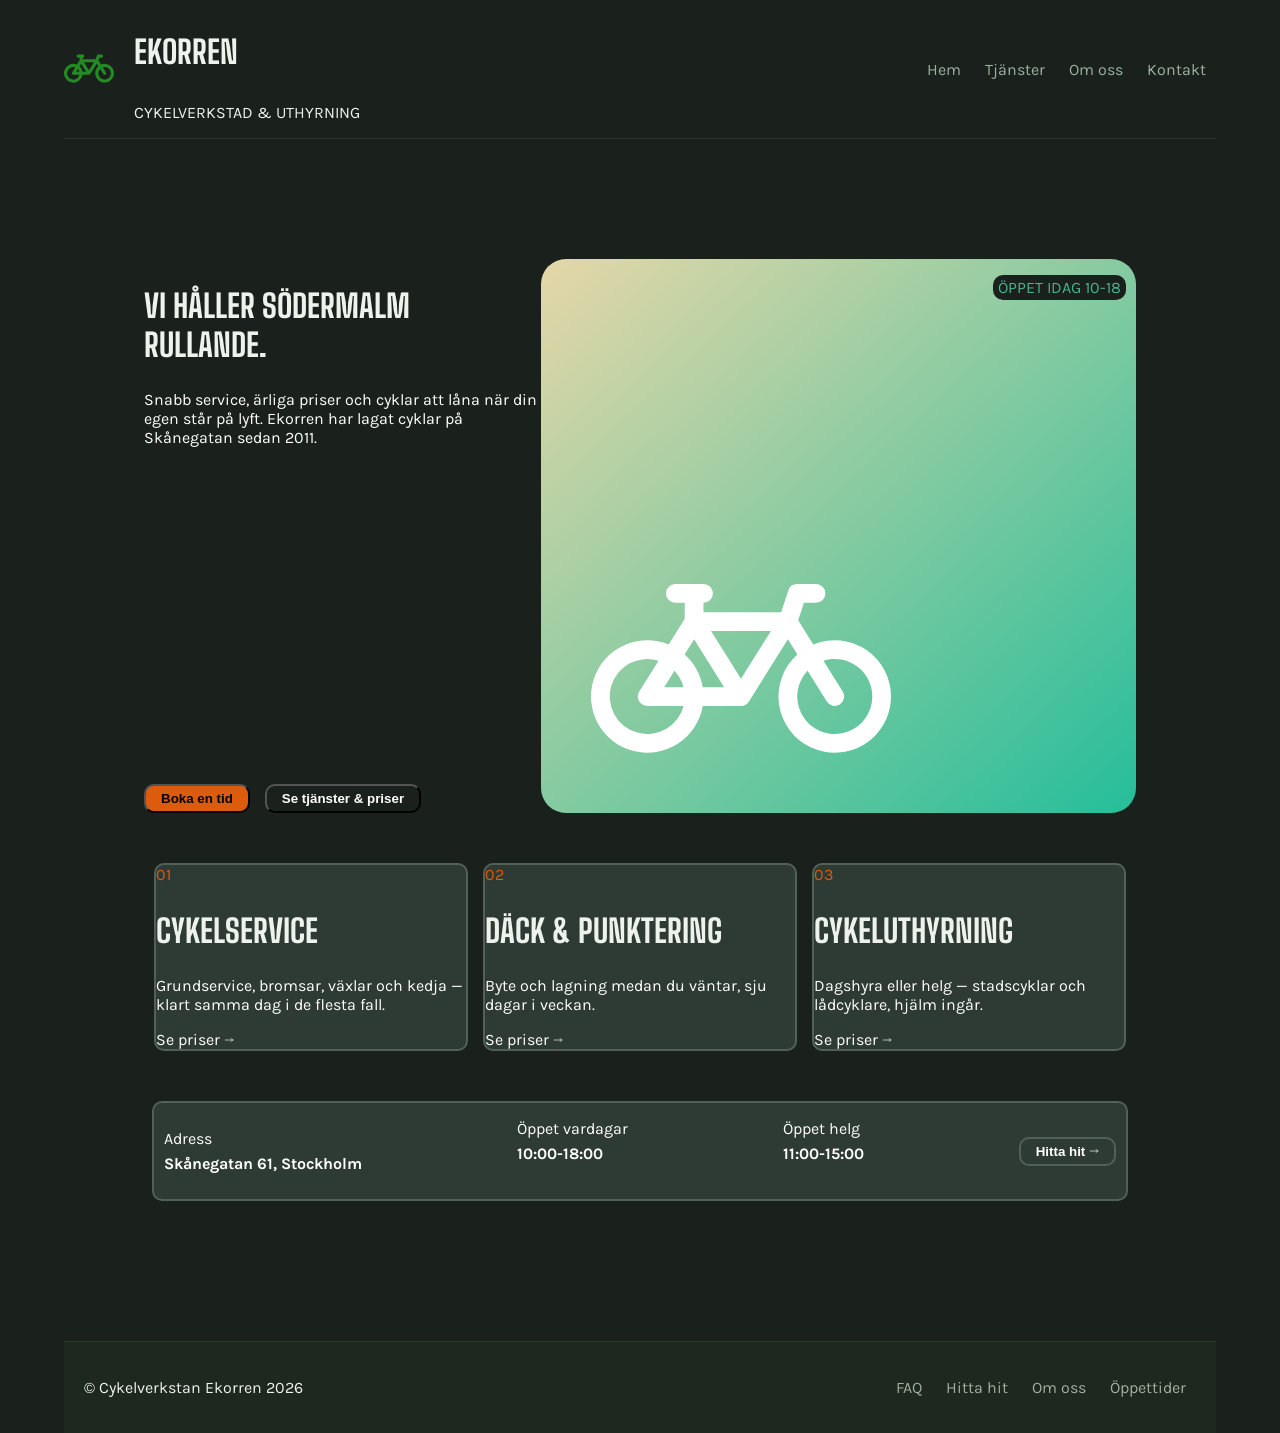
<file: index.html>
<!DOCTYPE html>
<html lang="en">
<head>
    <meta charset="UTF-8">
    <meta name="viewport" content="width=device-width, initial-scale=1.0">
    <title>Cykelverkstan Ekorren</title>
    <link rel="stylesheet" href="base.css">
    <link rel="stylesheet" href="home.css">
    <link rel="preconnect" href="https://fonts.googleapis.com">
    <link rel="preconnect" href="https://fonts.gstatic.com" crossorigin>
    <link href="https://fonts.googleapis.com/css2?family=Big+Shoulders:wght@700&family=Karla:wght@400;700&family=Fragment+Mono&display=swap" rel="stylesheet">
    
</head>
<body>
   <header class="navigation">
            <div class="logo-icon">
                <svg xmlns="http://www.w3.org/2000/svg" width="50" height="50" fill="ForestGreen" class="bi bi-bicycle" viewBox="0 0 16 16">
            <path d="M4 4.5a.5.5 0 0 1 .5-.5H6a.5.5 0 0 1 0 1v.5h4.14l.386-1.158A.5.5 0 0 1 11 4h1a.5.5 0 0 1 0 1h-.64l-.311.935.807 1.29a3 3 0 1 1-.848.53l-.508-.812-2.076 3.322A.5.5 0 0 1 8 10.5H5.959a3 3 0 1 1-1.815-3.274L5 5.856V5h-.5a.5.5 0 0 1-.5-.5m1.5 2.443-.508.814c.5.444.85 1.054.967 1.743h1.139zM8 9.057 9.598 6.5H6.402zM4.937 9.5a2 2 0 0 0-.487-.877l-.548.877zM3.603 8.092A2 2 0 1 0 4.937 10.5H3a.5.5 0 0 1-.424-.765zm7.947.53a2 2 0 1 0 .848-.53l1.026 1.643a.5.5 0 1 1-.848.53z"/>
            </svg>
            </div>
            <div class="logo-text">
                <h3>EKORREN</h3>
                <p>CYKELVERKSTAD & UTHYRNING</p>
            </div>
            <nav class="links">
                <a href="index.html">Hem</a>
                <a href="services.html">Tjänster</a>
                <a href="about.html">Om oss</a>
                <a href="contact.html">Kontakt</a>
            </nav>
    </header>
    <main class="main-container">
        <div class="container-1">
            <section class="hero">
                <h1>Vi håller Södermalm rullande.</h1>
                <p>Snabb service, ärliga priser och cyklar att låna när din egen står på lyft. Ekorren har lagat cyklar på Skånegatan sedan 2011.</p>
                <div class="CTA">
                    <button>Boka en tid</button>
                    <button>Se tjänster & priser</button>
                </div>
            </section>

            <aside class="box">
                <p>ÖPPET IDAG 10-18</p>
                <div class="bike">
                    <svg xmlns="http://www.w3.org/2000/svg" fill="white" class="bi bi-bicycle" viewBox="0 0 16 16">
    <path d="M4 4.5a.5.5 0 0 1 .5-.5H6a.5.5 0 0 1 0 1v.5h4.14l.386-1.158A.5.5 0 0 1 11 4h1a.5.5 0 0 1 0 1h-.64l-.311.935.807 1.29a3 3 0 1 1-.848.53l-.508-.812-2.076 3.322A.5.5 0 0 1 8 10.5H5.959a3 3 0 1 1-1.815-3.274L5 5.856V5h-.5a.5.5 0 0 1-.5-.5m1.5 2.443-.508.814c.5.444.85 1.054.967 1.743h1.139zM8 9.057 9.598 6.5H6.402zM4.937 9.5a2 2 0 0 0-.487-.877l-.548.877zM3.603 8.092A2 2 0 1 0 4.937 10.5H3a.5.5 0 0 1-.424-.765zm7.947.53a2 2 0 1 0 .848-.53l1.026 1.643a.5.5 0 1 1-.848.53z"/>
    </svg>
                </div>
            </aside>
        </div>        

        <section class="services">
            <div class="service-01">
                <div>01</div>
                <h2>Cykelservice</h2>
                    <p>Grundservice, bromsar, växlar och kedja — klart samma dag i de flesta fall.</p>
                    <div>Se priser  <svg xmlns="http://www.w3.org/2000/svg" fill="none" viewBox="0 0 24 24" stroke-width="1.5" stroke="currentColor" class="icon">
  <path stroke-linecap="round" stroke-linejoin="round" d="M17.25 8.25 21 12m0 0-3.75 3.75M21 12H3" />
</svg></div>
            </div>
            <div class="service-02">
                <div>02</div>
                <h2>Däck & punktering</h2>
                    <p>Byte och lagning medan du väntar, sju dagar i veckan.</p>
                    <div>Se priser <svg xmlns="http://www.w3.org/2000/svg" fill="none" viewBox="0 0 24 24" stroke-width="1.5" stroke="currentColor" class="icon">
  <path stroke-linecap="round" stroke-linejoin="round" d="M17.25 8.25 21 12m0 0-3.75 3.75M21 12H3" />
</svg></div>
            </div>
            <div class="service-03">
                <div>03</div>
                <h2>Cykeluthyrning</h2>
                    <p>Dagshyra eller helg — stadscyklar och lådcyklare, hjälm ingår.</p>
                    <div>Se priser <svg xmlns="http://www.w3.org/2000/svg" fill="none" viewBox="0 0 24 24" stroke-width="1.5" stroke="currentColor" class="icon">
  <path stroke-linecap="round" stroke-linejoin="round" d="M17.25 8.25 21 12m0 0-3.75 3.75M21 12H3" />
</svg>
</div>
            </div>
        </section>

        <section class="information">
            <div class="adress">
                <p>Adress</p>
                <p>Skånegatan 61, Stockholm</p>
            </div>
            <div class="open-weekdays">
                <p>Öppet vardagar</p>
                <p>10:00-18:00</p>
            </div>
            <div class="open-weekends">
                <p>Öppet helg</p>
                <p>11:00-15:00</p>
            </div>
            <button>Hitta hit <svg xmlns="http://www.w3.org/2000/svg" fill="none" viewBox="0 0 24 24" stroke-width="1.5" stroke="currentColor" class="icon">
  <path stroke-linecap="round" stroke-linejoin="round" d="M17.25 8.25 21 12m0 0-3.75 3.75M21 12H3" />
</svg></button>
        </section>        
    </main>
    <footer class="footer">
            <p>© Cykelverkstan Ekorren 2026</p>
            <div class="footer-links">
            <a href="contact.html#vanliga-fragor">FAQ</a>
            <a href="contact.html#hitta-hit">Hitta hit</a>
            <a href="about.html">Om oss</a>
            <a href="contact.html#oppettider">Öppettider</a>
        </div>
    </footer>    
</body>
</html>
</file>
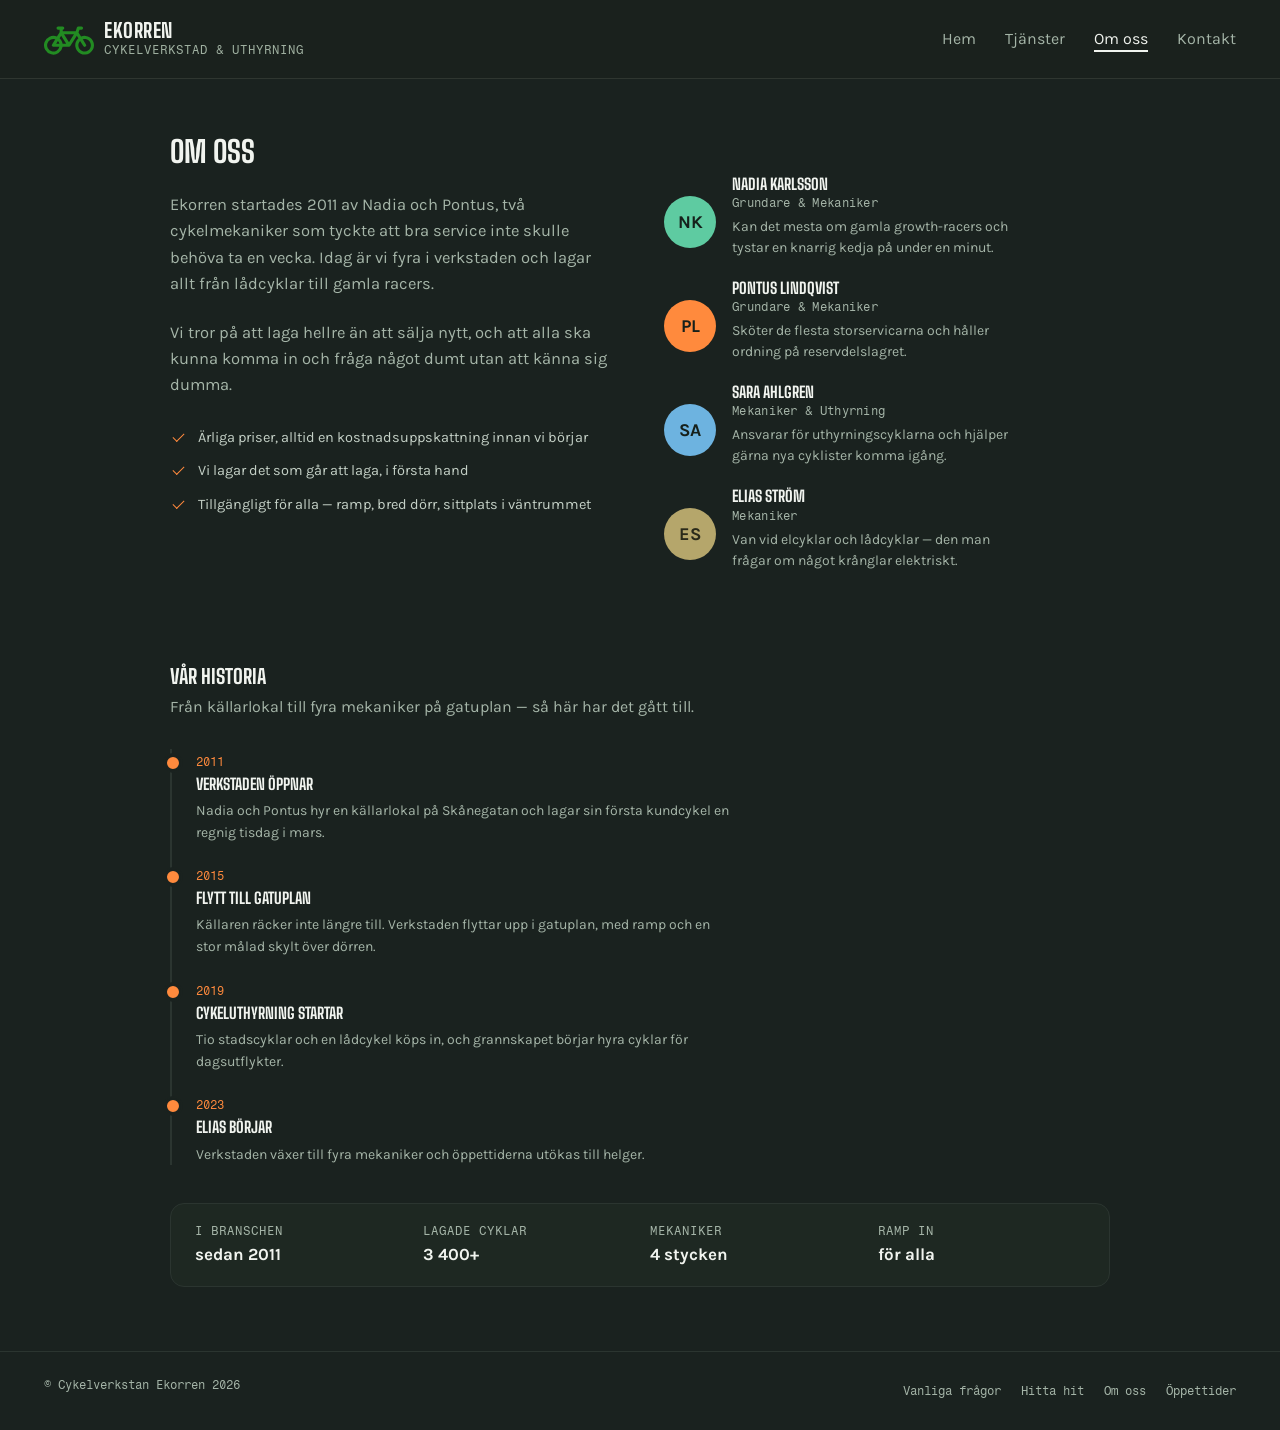
<file: about.html>
<!DOCTYPE html>
<html lang="sv">
<head>
    <meta charset="UTF-8">
    <meta name="viewport" content="width=device-width, initial-scale=1.0">
    <title>Om oss – Cykelverkstan Ekorren</title>
    <link rel="stylesheet" href="base.css">
    <link rel="stylesheet" href="about.css">
    <link rel="preconnect" href="https://fonts.googleapis.com">
    <link rel="preconnect" href="https://fonts.gstatic.com" crossorigin>
    <link href="https://fonts.googleapis.com/css2?family=Big+Shoulders:wght@700&family=Karla:wght@400;700&family=Fragment+Mono&display=swap" rel="stylesheet">
</head>
<body>
    <a class="skip-link" href="#main">Hoppa till huvudinnehållet</a>
    <header class="navigation">
        <a class="brand" href="index.html" aria-label="EKORREN Cykelverkstad &amp; uthyrning, startsida">
            <svg aria-hidden="true" focusable="false" xmlns="http://www.w3.org/2000/svg"
                width="50" height="50" fill="ForestGreen" viewBox="0 0 16 16">
                <path d="M4 4.5a.5.5 0 0 1 .5-.5H6a.5.5 0 0 1 0 1v.5h4.14l.386-1.158A.5.5 0 0 1 11 4h1a.5.5 0 0 1 0 1h-.64l-.311.935.807 1.29a3 3 0 1 1-.848.53l-.508-.812-2.076 3.322A.5.5 0 0 1 8 10.5H5.959a3 3 0 1 1-1.815-3.274L5 5.856V5h-.5a.5.5 0 0 1-.5-.5m1.5 2.443-.508.814c.5.444.85 1.054.967 1.743h1.139zM8 9.057 9.598 6.5H6.402zM4.937 9.5a2 2 0 0 0-.487-.877l-.548.877zM3.603 8.092A2 2 0 1 0 4.937 10.5H3a.5.5 0 0 1-.424-.765zm7.947.53a2 2 0 1 0 .848-.53l1.026 1.643a.5.5 0 1 1-.848.53z"/>
            </svg>
            <span class="logo-text">
                <span class="logo-name">EKORREN</span>
                <span class="logo-tagline">Cykelverkstad &amp; uthyrning</span>
            </span>
        </a>
        <nav class="links" aria-label="Huvudmeny">
            <a href="index.html">Hem</a>
            <a href="services.html">Tjänster</a>
            <a href="about.html" aria-current="page">Om oss</a>
            <a href="contact.html">Kontakt</a>
        </nav>
        
    </header>

    <main id="main">
        <h1>Om oss</h1>
        <section class="about">
            <div>
                <p>Ekorren startades 2011 av Nadia och Pontus, två cykelmekaniker som tyckte att bra service inte skulle behöva ta en vecka. Idag är vi fyra i verkstaden och lagar allt från lådcyklar till gamla racers.</p>
                <p>Vi tror på att laga hellre än att sälja nytt, och att alla ska kunna komma in och fråga något dumt utan att känna sig dumma.</p>
                <ul class="checks" role="list">
                    <li>Ärliga priser, alltid en kostnadsuppskattning innan vi börjar</li>
                    <li>Vi lagar det som går att laga, i första hand</li>
                    <li>Tillgängligt för alla — ramp, bred dörr, sittplats i väntrummet</li>
                </ul>
            </div>
            <h2 class="visually-hidden">Teamet</h2>
            <ul class="team" role="list">
                <li class="person nk">
                    <div class="avatar" aria-hidden="true">NK</div>
                    <div>
                        <h3>Nadia Karlsson</h3>
                        <span class="role">Grundare &amp; Mekaniker</span>
                        <p>Kan det mesta om gamla growth-racers och tystar en knarrig kedja på under en minut.</p>
                    </div>
                </li>
                <li class="person pl">
                    <div class="avatar" aria-hidden="true">PL</div>
                    <div>
                        <h3>Pontus Lindqvist</h3>
                        <span class="role">Grundare &amp; Mekaniker</span>
                        <p>Sköter de flesta storservicarna och håller ordning på reservdelslagret.</p>
                    </div>
                </li>
                <li class="person sa">
                    <div class="avatar" aria-hidden="true">SA</div>
                    <div>
                        <h3>Sara Ahlgren</h3>
                        <span class="role">Mekaniker &amp; Uthyrning</span>
                        <p>Ansvarar för uthyrningscyklarna och hjälper gärna nya cyklister komma igång.</p>
                    </div>
                </li>
                <li class="person es">
                    <div class="avatar" aria-hidden="true">ES</div>
                    <div>
                        <h3>Elias Ström</h3>
                        <span class="role">Mekaniker</span>
                        <p>Van vid elcyklar och lådcyklar — den man frågar om något krånglar elektriskt.</p>
                    </div>
                </li>
            </ul>
        </section>
        <h2>Vår historia</h2>
        <p class="sub">
            Från källarlokal till fyra mekaniker på gatuplan — så här har det gått till.
        </p>
        <ol class="timeline" role="list">
            <li>
                <span class="year">2011</span>
                <h3>Verkstaden öppnar</h3>
                <p>Nadia och Pontus hyr en källarlokal på Skånegatan och lagar sin första kundcykel en regnig tisdag i mars.</p>
            </li>
            <li>
                <span class="year">2015</span>
                <h3>Flytt till gatuplan</h3>
                <p>Källaren räcker inte längre till. Verkstaden flyttar upp i gatuplan, med ramp och en stor målad skylt över dörren.</p>
            </li>
            <li>
                <span class="year">2019</span>
                <h3>Cykeluthyrning startar</h3>
                <p>Tio stadscyklar och en lådcykel köps in, och grannskapet börjar hyra cyklar för dagsutflykter.</p>
            </li>
            <li>
                <span class="year">2023</span>
                <h3>Elias börjar</h3>
                <p>Verkstaden växer till fyra mekaniker och öppettiderna utökas till helger.</p>
            </li>
        </ol>
        <div class="stats">
            <div>
                <span>I Branschen</span>
                <b>sedan 2011</b>
            </div>
            <div>
                <span>Lagade cyklar</span>
                <b>3 400+</b>
            </div>
            <div>
                <span>Mekaniker</span>
                <b>4 stycken</b>
            </div>
            <div>
                <span>Ramp in</span>
                <b>för alla</b>
            </div>
        </div>
    
    </main>

    <footer class="footer">
        <p>© Cykelverkstan Ekorren 2026</p>
    <nav class="footer-links" aria-label="Sidfot">
        <a href="contact.html#vanliga-fragor">Vanliga frågor</a>
        <a href="contact.html#hitta-hit">Hitta hit</a>
        <a href="about.html">Om oss</a>
        <a href="contact.html#oppettider">Öppettider</a>
    </nav>
    </footer>

</body>
</html>
</file>
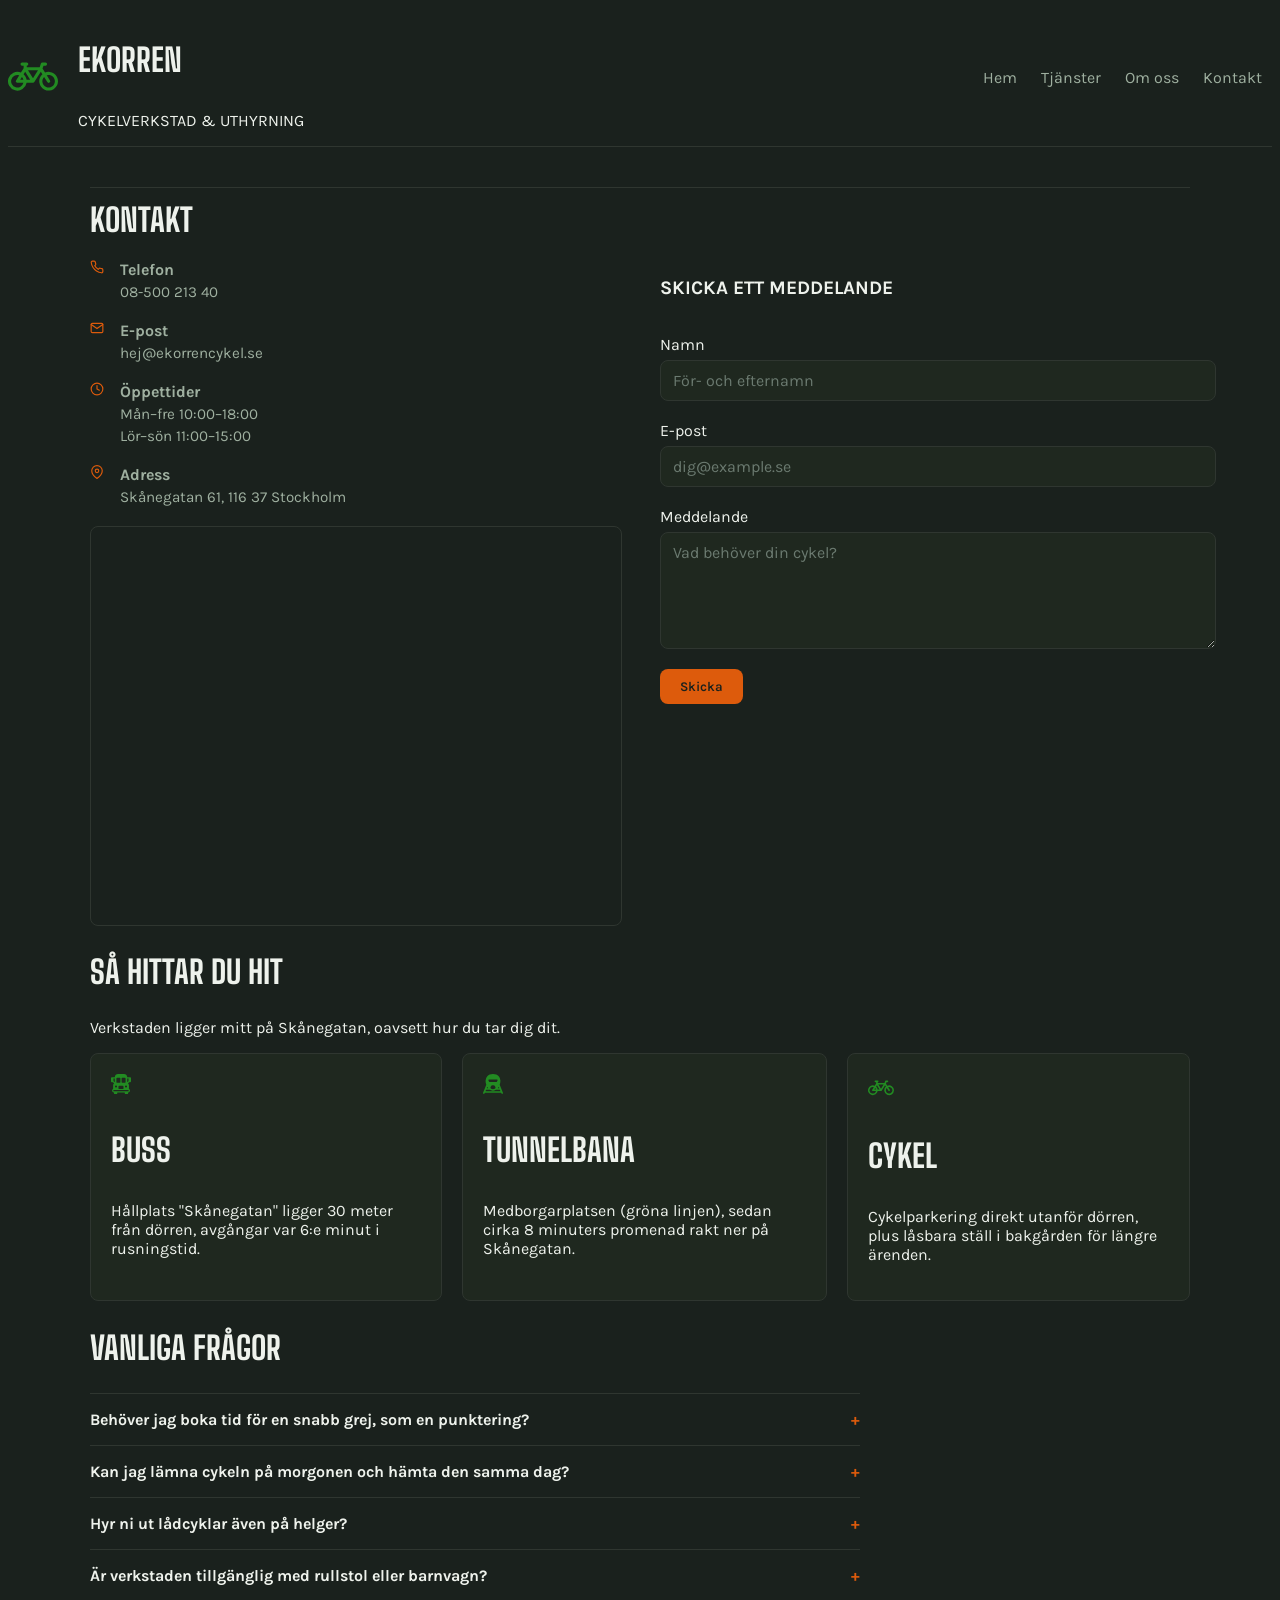
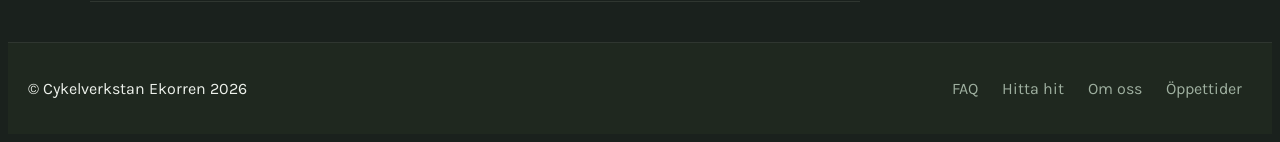
<file: contact.html>
<!DOCTYPE html>
<html lang="sv">
<head>
    <meta charset="UTF-8">
    <meta name="viewport" content="width=device-width, initial-scale=1.0">
    <title>Kontakt – Cykelverkstan Ekorren</title>
    <link rel="stylesheet" href="base.css">
    <link rel="stylesheet" href="contact.css">
    <link rel="preconnect" href="https://fonts.googleapis.com">
    <link rel="preconnect" href="https://fonts.gstatic.com" crossorigin>
    <link href="https://fonts.googleapis.com/css2?family=Big+Shoulders:wght@700&family=Karla:wght@400;700&family=Fragment+Mono&display=swap" rel="stylesheet">
</head>
    <body>
        <header class="navigation">
            <div class="logo-icon">
                <svg xmlns="http://www.w3.org/2000/svg" width="50" height="50" fill="ForestGreen" class="bi bi-bicycle" viewBox="0 0 16 16">
            <path d="M4 4.5a.5.5 0 0 1 .5-.5H6a.5.5 0 0 1 0 1v.5h4.14l.386-1.158A.5.5 0 0 1 11 4h1a.5.5 0 0 1 0 1h-.64l-.311.935.807 1.29a3 3 0 1 1-.848.53l-.508-.812-2.076 3.322A.5.5 0 0 1 8 10.5H5.959a3 3 0 1 1-1.815-3.274L5 5.856V5h-.5a.5.5 0 0 1-.5-.5m1.5 2.443-.508.814c.5.444.85 1.054.967 1.743h1.139zM8 9.057 9.598 6.5H6.402zM4.937 9.5a2 2 0 0 0-.487-.877l-.548.877zM3.603 8.092A2 2 0 1 0 4.937 10.5H3a.5.5 0 0 1-.424-.765zm7.947.53a2 2 0 1 0 .848-.53l1.026 1.643a.5.5 0 1 1-.848.53z"/>
            </svg>
            </div>
            <div class="logo-text">
                <h3>EKORREN</h3>
                <p>CYKELVERKSTAD & UTHYRNING</p>
            </div>
            <nav class="links">
                <a href="index.html">Hem</a>
                <a href="services.html">Tjänster</a>
                <a href="about.html">Om oss</a>
                <a href="contact.html">Kontakt</a>
            </nav>
        </header>
        <main>
            <h1>Kontakt</h1>    
            <div class="kontakt-topp">
                <div class="kontakt-info">
                    <address>
                        <div class="telefon">
                            <svg xmlns="http://www.w3.org/2000/svg" viewBox="0 0 24 24" fill="none" stroke="currentColor" stroke-width="2" stroke-linecap="round" stroke-linejoin="round" aria-hidden="true"><path d="M22 16.92v3a2 2 0 0 1-2.18 2 19.79 19.79 0 0 1-8.63-3.07 19.5 19.5 0 0 1-6-6 19.79 19.79 0 0 1-3.07-8.67A2 2 0 0 1 4.11 2h3a2 2 0 0 1 2 1.72 12.84 12.84 0 0 0 .7 2.81 2 2 0 0 1-.45 2.11L8.09 9.91a16 16 0 0 0 6 6l1.27-1.27a2 2 0 0 1 2.11-.45 12.84 12.84 0 0 0 2.81.7A2 2 0 0 1 22 16.92z"></path></svg>
                            <div class="etikett-text">
                                <strong>Telefon</strong>
                                <a href="tel:0850021340">08-500 213 40</a>
                            </div>
                        </div>
                        <div class="epost">
                            <svg xmlns="http://www.w3.org/2000/svg" viewBox="0 0 24 24" fill="none" stroke="currentColor" stroke-width="2" stroke-linecap="round" stroke-linejoin="round" aria-hidden="true"><path d="M4 4h16c1.1 0 2 .9 2 2v12c0 1.1-.9 2-2 2H4c-1.1 0-2-.9-2-2V6c0-1.1.9-2 2-2z"></path><polyline points="22,6 12,13 2,6"></polyline></svg>
                            <div class="etikett-text">
                                <strong>E-post</strong>
                                <a href="mailto:hej@ekorrencykel.se">hej@ekorrencykel.se</a>
                            </div>
                        </div>
                        <div class="oppettider" id="oppettider">
                            <svg xmlns="http://www.w3.org/2000/svg" viewBox="0 0 24 24" fill="none" stroke="currentColor" stroke-width="2" stroke-linecap="round" stroke-linejoin="round" aria-hidden="true"><circle cx="12" cy="12" r="10"></circle><polyline points="12 6 12 12 16 14"></polyline></svg>
                            <div class="etikett-text">
                                <strong>Öppettider</strong>
                                <p>Mån–fre 10:00–18:00</p>
                                <p>Lör–sön 11:00–15:00</p>
                            </div>
                        </div>
                        <div class="adress">
                            <svg xmlns="http://www.w3.org/2000/svg" viewBox="0 0 24 24" fill="none" stroke="currentColor" stroke-width="2" stroke-linecap="round" stroke-linejoin="round" aria-hidden="true"><path d="M21 10c0 7-9 13-9 13s-9-6-9-13a9 9 0 0 1 18 0z"></path><circle cx="12" cy="10" r="3"></circle></svg>
                            <div class="etikett-text">
                                <strong>Adress</strong>
                                <p>Skånegatan 61, 116 37 Stockholm</p>
                            </div>
                        </div>
                    </address>

                    
                    <div class="karta">
                        <iframe src="https://www.google.com/maps/embed?pb=!1m18!1m12!1m3!1d2036.2323593006563!2d18.076748012527503!3d59.31237687450018!2m3!1f0!2f0!3f0!3m2!1i1024!2i768!4f13.1!3m3!1m2!1s0x465f77f75d1aeaff%3A0x37b8c90bc06fa805!2sSk%C3%A5negatan%2061%2C%20116%2037%20Stockholm!5e0!3m2!1ssv!2sse!4v1790105751190!5m2!1ssv!2sse" style="border:0;" allowfullscreen="" loading="lazy" referrerpolicy="strict-origin-when-cross-origin" title="Karta som visar Cykelverkstan Ekorren på Skånegatan 61 i Stockholm"></iframe>
                    </div>
                </div>
            
                <form>
                    <h2 class="form-rubrik">Skicka ett meddelande</h2>
                    <div>
                        <label for="namn">Namn</label>
                        <input type="text" name="namn" id="namn" placeholder="För- och efternamn" required autocomplete="name">
                    </div>
                    <div>
                        <label for="epost">E-post</label>
                        <input type="email" name="epost" id="epost" placeholder="dig@example.se" required autocomplete="email">
                    </div>
                    <div>
                        <label for="meddelande">Meddelande</label>
                        <textarea id="meddelande" name="meddelande" rows="5" placeholder="Vad behöver din cykel?" required></textarea>
                    </div>
                    <button type="submit" class="button">Skicka</button>
                </form>
            </div>
                <section class="hitta-hit" id="hitta-hit">
                    <h2>Så hittar du hit</h2>
                    <p>Verkstaden ligger mitt på Skånegatan, oavsett hur du tar dig dit.</p>
                    <div class="transport">
                        <div class="buss">
                            <svg xmlns="http://www.w3.org/2000/svg" viewBox="0 0 24 24" id="Bus-1--Streamline-Ultimate">
                                <desc>
                                    Bus 1 Streamline Icon: https://streamlinehq.com
                                </desc>
                                <path d="M19.7 3.75a0.25 0.25 0 0 1 -0.25 -0.22A4 4 0 0 0 15.5 0h-7a4 4 0 0 0 -3.95 3.53 0.25 0.25 0 0 1 -0.25 0.22H1a1 1 0 0 0 -1 1v4a1 1 0 0 0 1 1h1.09a0.26 0.26 0 0 1 0.17 0.07l1.3 1.3a0.26 0.26 0 0 1 0.07 0.19 0.24 0.24 0 0 1 -0.1 0.18 2.49 2.49 0 0 0 -1 2v4.35a0.24 0.24 0 0 1 -0.12 0.21 2.24 2.24 0 0 0 0.9 4.18 0.25 0.25 0 0 1 0.22 0.25V23a1 1 0 0 0 1 1h2a1 1 0 0 0 1 -1v-0.5a0.25 0.25 0 0 1 0.25 -0.25h8.5a0.25 0.25 0 0 1 0.25 0.25v0.5a1 1 0 0 0 1 1h2a1 1 0 0 0 1 -1v-0.51a0.25 0.25 0 0 1 0.22 -0.25 2.24 2.24 0 0 0 0.9 -4.18 0.24 0.24 0 0 1 -0.12 -0.21V13.5a2.49 2.49 0 0 0 -1 -2 0.24 0.24 0 0 1 -0.1 -0.18 0.26 0.26 0 0 1 0.07 -0.19l1.3 -1.3a0.26 0.26 0 0 1 0.17 -0.07H23a1 1 0 0 0 1 -1v-4a1 1 0 0 0 -1 -1ZM14.49 18h-5a0.5 0.5 0 0 1 -0.5 -0.5V15a1 1 0 0 1 1 -1h4a1 1 0 0 1 1 1v2.5a0.5 0.5 0 0 1 -0.5 0.5Zm3 -12.5V10a0.5 0.5 0 0 1 -0.5 0.5h-3.74a0.5 0.5 0 0 1 -0.5 -0.5V5a0.5 0.5 0 0 1 0.5 -0.5h3.25a1 1 0 0 1 1 1Zm-11 0a1 1 0 0 1 1 -1h3.25a0.5 0.5 0 0 1 0.5 0.5v5a0.5 0.5 0 0 1 -0.5 0.5H7a0.5 0.5 0 0 1 -0.5 -0.5ZM6 13.75A1.25 1.25 0 1 1 4.75 15 1.25 1.25 0 0 1 6 13.75Zm12 2.5A1.25 1.25 0 1 1 19.25 15 1.25 1.25 0 0 1 18 16.25ZM3 8.47a0.11 0.11 0 0 1 0 -0.07V5.5a0.25 0.25 0 0 1 0.25 -0.25h1a0.25 0.25 0 0 1 0.25 0.25v3.84a0.25 0.25 0 0 1 -0.15 0.23 0.26 0.26 0 0 1 -0.28 -0.06Zm17.5 12.28h-17a0.75 0.75 0 0 1 0 -1.5h17a0.75 0.75 0 0 1 0 1.5Zm-0.57 -11.24a0.26 0.26 0 0 1 -0.28 0.06 0.25 0.25 0 0 1 -0.15 -0.23V5.5a0.25 0.25 0 0 1 0.25 -0.25h1a0.25 0.25 0 0 1 0.25 0.25v2.9a0.11 0.11 0 0 1 0 0.07Z" fill="currentColor" stroke-width="1"></path>
                            </svg>
                            <h3>Buss</h3>
                            <p>Hållplats "Skånegatan" ligger 30 meter från dörren, avgångar var 6:e minut i rusningstid.</p>
                        </div>
                        <div class="tunnelbana">
                            <svg xmlns="http://www.w3.org/2000/svg" viewBox="0 0 24 24" id="Railroad-Metro--Streamline-Ultimate" height="24" width="24">
                                <desc>
                                    Railroad Metro Streamline Icon: https://streamlinehq.com
                                </desc>
                                <path d="M23.93 22.49 20.05 13a0.28 0.28 0 0 1 0 -0.18 13.37 13.37 0 0 0 0.85 -4.52 8.07 8.07 0 0 0 -2 -5.7C17.29 1 15 0.13 12 0.13S6.71 1 5.15 2.6A8.07 8.07 0 0 0 3.1 8.3a13.35 13.35 0 0 0 0.83 4.46 0.2 0.2 0 0 1 0 0.17L0.07 22.49a1 1 0 0 0 0.56 1.3 1 1 0 0 0 0.37 0.08 1 1 0 0 0 0.93 -0.63l0.19 -0.47a0.24 0.24 0 0 1 0.23 -0.15h19.3a0.25 0.25 0 0 1 0.23 0.15l0.19 0.47a1 1 0 0 0 0.93 0.63 1 1 0 0 0 0.38 -0.08 1 1 0 0 0 0.55 -1.3Zm-5.88 -5.93c0.19 -0.25 0.38 -0.52 0.55 -0.79a0.25 0.25 0 0 1 0.24 -0.11 0.21 0.21 0 0 1 0.2 0.15l0.33 0.81a0.24 0.24 0 0 1 0 0.23 0.26 0.26 0 0 1 -0.21 0.11h-0.89a0.25 0.25 0 0 1 -0.23 -0.14 0.25 0.25 0 0 1 0.01 -0.26ZM6.61 7a0.75 0.75 0 0 1 0.64 -0.35h9.5a0.75 0.75 0 0 1 0.64 0.35 0.73 0.73 0 0 1 0 0.73l-0.75 1.5a0.73 0.73 0 0 1 -0.67 0.42H8a0.75 0.75 0 0 1 -0.67 -0.42L6.58 7.7a0.79 0.79 0 0 1 0.03 -0.7Zm8 10.31a4.52 4.52 0 0 1 -5.27 0 2 2 0 0 1 -0.13 -2.09A3 3 0 0 1 12 13.63a3 3 0 0 1 2.77 1.56 2 2 0 0 1 -0.14 2.09Zm-10 -0.66 0.33 -0.84a0.26 0.26 0 0 1 0.21 -0.16 0.27 0.27 0 0 1 0.24 0.12c0.18 0.28 0.37 0.56 0.57 0.82a0.23 0.23 0 0 1 0 0.26 0.23 0.23 0 0 1 -0.22 0.14h-0.91a0.25 0.25 0 0 1 -0.21 -0.11 0.21 0.21 0 0 1 -0.02 -0.26Zm16.24 3.89a0.29 0.29 0 0 1 -0.21 0.11H3.36a0.26 0.26 0 0 1 -0.24 -0.35l0.47 -1.15a0.25 0.25 0 0 1 0.23 -0.15h4.41a0.23 0.23 0 0 1 0.14 0 7 7 0 0 0 2.71 1.06 6.08 6.08 0 0 0 1.84 0A7 7 0 0 0 15.63 19a0.33 0.33 0 0 1 0.14 0h4.39a0.25 0.25 0 0 1 0.23 0.16l0.47 1.15a0.29 0.29 0 0 1 -0.02 0.2Z" fill="currentColor" stroke-width="1"></path>
                            </svg>
                            <h3>Tunnelbana</h3>
                            <p>Medborgarplatsen (gröna linjen), sedan cirka 8 minuters promenad rakt ner på Skånegatan.</p>
                        </div>
                        <div class="cykel">
                            <svg xmlns="http://www.w3.org/2000/svg" width="24" height="24" fill="currentColor" class="bi bi-bicycle" viewBox="0 0 16 16" aria-hidden="true">
                                <path d="M4 4.5a.5.5 0 0 1 .5-.5H6a.5.5 0 0 1 0 1v.5h4.14l.386-1.158A.5.5 0 0 1 11 4h1a.5.5 0 0 1 0 1h-.64l-.311.935.807 1.29a3 3 0 1 1-.848.53l-.508-.812-2.076 3.322A.5.5 0 0 1 8 10.5H5.959a3 3 0 1 1-1.815-3.274L5 5.856V5h-.5a.5.5 0 0 1-.5-.5m1.5 2.443-.508.814c.5.444.85 1.054.967 1.743h1.139zM8 9.057 9.598 6.5H6.402zM4.937 9.5a2 2 0 0 0-.487-.877l-.548.877zM3.603 8.092A2 2 0 1 0 4.937 10.5H3a.5.5 0 0 1-.424-.765zm7.947.53a2 2 0 1 0 .848-.53l1.026 1.643a.5.5 0 1 1-.848.53z"/>
                            </svg>
                            <h3>Cykel</h3>
                            <p>Cykelparkering direkt utanför dörren, plus låsbara ställ i bakgården för längre ärenden.</p>
                        </div>
                    </div>
            </section>
            <section class="faq" id="vanliga-fragor">
                <h2>Vanliga frågor</h2>
                <details>
                    <summary>Behöver jag boka tid för en snabb grej, som en punktering?</summary>
                    <p>Nej, kom förbi när det passar. Punkteringar lagar vi oftast medan du väntar.</p>
                </details>
                <details>
                    <summary>Kan jag lämna cykeln på morgonen och hämta den samma dag?</summary>
                    <p>De flesta jobb är klara samma dag, men kan variera beroende vilken typ av reparation som ska utföras. Vi hör av oss så fort cykeln är redo att hämtas.</p>
                </details>
                <details>
                    <summary>Hyr ni ut lådcyklar även på helger?</summary>
                    <p>Ja, vi hyr ut lådcyklar alla dagar vi har öppet, även helger 11–15. Vi har bara en, så ring (<a href="tel:0850021340">08-500 213 40</a>) gärna innan och kolla att den är ledig.</p>
                </details>
                <details>
                    <summary>Är verkstaden tillgänglig med rullstol eller barnvagn?</summary>
                    <p>Verkstaden nås via ramp från gatan och har en bred dörr utan tröskel - bra att veta om du kommer med barnvagn, rullstol eller lådcykel.</p>
                </details>
            </section>
        </main>
        <footer class="footer">
            <p>© Cykelverkstan Ekorren 2026</p>
            <div class="footer-links">
                <a href="contact.html#vanliga-fragor">FAQ</a>
                <a href="contact.html#hitta-hit">Hitta hit</a>
                <a href="about.html">Om oss</a>
                <a href="contact.html#oppettider">Öppettider</a>
            </div>
        </footer>
    </body>
    </html>
</file>
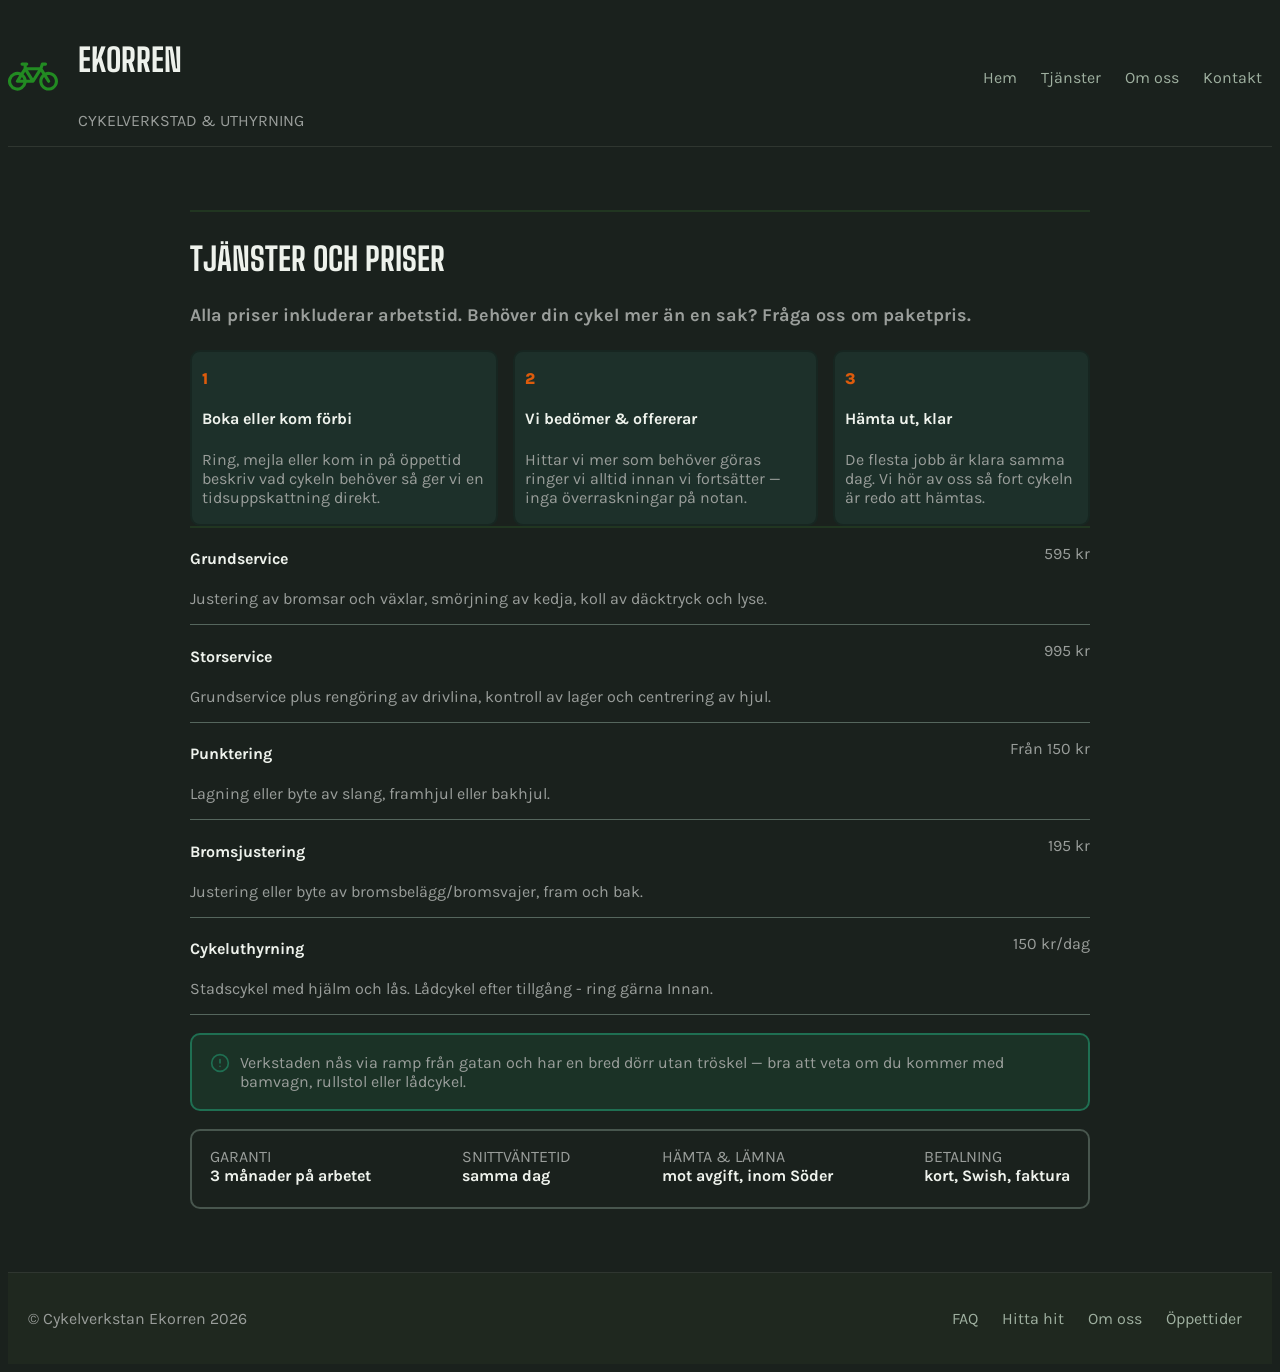
<file: services.html>
<!DOCTYPE html>
<html lang="en">
<head>
    <meta charset="UTF-8">
    <meta name="viewport" content="width=device-width, initial-scale=1.0">
    <title>Document</title>
    <link rel="stylesheet" href="services.css">
    <link rel="stylesheet" href="d:\frontend\Projekt - Cykelverkstan Ekorren\alert-circle.svg">
    <link rel="preconnect" href="https://fonts.googleapis.com">
    <link rel="preconnect" href="https://fonts.gstatic.com" crossorigin>
    <link href="https://fonts.googleapis.com/css2?family=Big+Shoulders:wght@700&family=Karla:wght@400;700&family=Fragment+Mono&display=swap"rel="stylesheet">
    <link rel="stylesheet" href="base.css">
</head>
<body>
    <header class="navigation">
        <div class="logo-icon">
            <svg xmlns="http://www.w3.org/2000/svg" width="50" height="50" fill="ForestGreen" class="bi bi-bicycle" viewBox="0 0 16 16">
        <path d="M4 4.5a.5.5 0 0 1 .5-.5H6a.5.5 0 0 1 0 1v.5h4.14l.386-1.158A.5.5 0 0 1 11 4h1a.5.5 0 0 1 0 1h-.64l-.311.935.807 1.29a3 3 0 1 1-.848.53l-.508-.812-2.076 3.322A.5.5 0 0 1 8 10.5H5.959a3 3 0 1 1-1.815-3.274L5 5.856V5h-.5a.5.5 0 0 1-.5-.5m1.5 2.443-.508.814c.5.444.85 1.054.967 1.743h1.139zM8 9.057 9.598 6.5H6.402zM4.937 9.5a2 2 0 0 0-.487-.877l-.548.877zM3.603 8.092A2 2 0 1 0 4.937 10.5H3a.5.5 0 0 1-.424-.765zm7.947.53a2 2 0 1 0 .848-.53l1.026 1.643a.5.5 0 1 1-.848.53z"/>
        </svg>
        </div>
        <div class="logo-text">
            <h3>EKORREN</h3>
            <p>CYKELVERKSTAD & UTHYRNING</p>
        </div>
        <nav class="links">
            <a href="index.html">Hem</a>
            <a href="services.html">Tjänster</a>
            <a href="about.html">Om oss</a>
            <a href="contact.html">Kontakt</a>
        </nav>
    </header>
    <section class="container">
        <div class="head">
                <h1 tabindex="1">TJÄNSTER OCH PRISER</h1>
                <h4 tabindex="2" class="subheading">
                    Alla priser inkluderar arbetstid. Behöver din cykel mer än en sak? Fråga oss om paketpris.
                </h4>
            <div class="servicesinfo">
                
                <div class="card" tabindex="3">
                    <p class="steps">1</p>
                    <h4>Boka eller kom förbi</h4>
                    <p>Ring, mejla eller kom in på öppettid
                    beskriv vad cykeln behöver så ger vi
                    en tidsuppskattning direkt.</p>
                </div>

                <div class="card" tabindex="4">
                    <p class="steps">2</p>
                    <h4>Vi bedömer & offererar</h4>
                    <p>Hittar vi mer som behöver göras
                    ringer vi alltid innan vi fortsätter —
                    inga överraskningar på notan.</p>
                </div>

                <div class="card" tabindex="5">
                    <p class="steps">3</p>
                    <h4>Hämta ut, klar</h4>
                    <p>De flesta jobb är klara samma dag. Vi
                    hör av oss så fort cykeln är redo att
                    hämtas.
                    </p>
                </div>
            </div>
        </div>    
        <div class="listpricing">
            <div class="row" tabindex="6">
                <div class="rowinfo">
                    <h4>Grundservice</h4>
                    <p>Justering av bromsar och växlar, smörjning av kedja, koll av däcktryck och lyse.</p>
                </div>
                <p class="price">595 kr</p>
            </div>

            <div class="row" tabindex="7">
                <div class="rowinfo">
                    <h4>Storservice</h4>
                    <p>Grundservice plus rengöring av drivlina, kontroll av lager och centrering av hjul.</p>
                </div>
                <p class="price">995 kr</p>
            </div>

            <div class="row" tabindex="8">
                <div class="rowinfo">
                    <h4>Punktering</h4>
                    <p>Lagning eller byte av slang, framhjul eller bakhjul.</p>
                </div>
                <p class="price">Från 150 kr</p>
            </div>

            <div class="row" tabindex="9">
                <div class="rowinfo">
                    <h4>Bromsjustering</h4>
                    <p>Justering eller byte av bromsbelägg/bromsvajer, fram och bak.</p>
                </div>
                <p class="price">195 kr</p>
            </div>

            <div class="row" tabindex="10">
                <div class="rowinfo">
                    <h4>Cykeluthyrning</h4>
                    <p>Stadscykel med hjälm och lås. Lådcykel efter tillgång - ring gärna Innan.</p>
                </div>
                <p class="price">150 kr/dag</p>
            </div>
        <div>
            <div class="entrance" tabindex="11">
                <img class="varning" src="alert-circle.svg" alt="Varning" width="20" height="20">
                <p class="doortext">
                Verkstaden nås via ramp från gatan och har en bred dörr utan tröskel — bra att veta om du kommer med bamvagn, rullstol eller
                lådcykel.</p>
            </div>
        </div>
        <div class="orderinfo">
            <div class="order" tabindex="12">
                <p class="terms">GARANTI</p>
                <h4 class="conditions">3 månader på arbetet</h4> 
            </div>
            <div class="order" tabindex="13">
                <p class="terms">SNITTVÄNTETID</p>
                <h4 class="conditions">samma dag</h4> 
            </div>
            <div class="order" tabindex="14">
                <p class="terms">HÄMTA & LÄMNA</p>
                <h4 class="conditions">mot avgift, inom Söder</h4> 
            </div>
            <div class="order" tabindex="15">
                <p class="terms">BETALNING</p>
                <h4 class="conditions">kort, Swish, faktura</h4> 
            </div>   
        </div>    
    </section>  
    <footer class="footer">
        <p>© Cykelverkstan Ekorren 2026</p>
        <div class="footer-links">
            <a href="contact.html#vanliga-fragor">FAQ</a>
            <a href="contact.html#hitta-hit">Hitta hit</a>
            <a href="about.html">Om oss</a>
            <a href="contact.html#oppettider">Öppettider</a>
        </div>
    </footer>      
</body>
</html>
</file>
<file: base.css>
h1, h2, h3{
    font-family: "Big Shoulders", sans-serif;
    text-transform: uppercase;
    font-size: 2rem;
    color: #eef2ec;
}

body {
    font-family: "Karla", sans-serif;
    background-color: #1a211d;
    font-size: 1rem;
    color: #eef2ec;
}
/*.navigation {
    display: flex; 
    width: auto;   
    background-color: #1a211d;
    justify-content: space-between;
    border-bottom: solid 1px #2f3630;
    gap: 20px;
    position: sticky;
    top: 0px;
    margin-bottom: 40px;
}


.logo-icon {
    align-self: center;
}

.links {
    margin-left: auto;
    align-self: center;
}

.navigation a {
    padding: 10px;
    text-decoration: none;
}
   flyttar till _header.scss  */ 
a:focus-visible,
button:focus-visible,
input:focus-visible,
textarea:focus-visible,
summary:focus-visible {
    outline: 3px solid #2C6E9B;
    outline-offset: 2px;
}
/*.footer {
    display: flex; 
    width: auto;   
    justify-content: space-between;
    align-items: center;
    gap: 20px;
    margin-top: 40px;
    background-color: #1F281F;
    border-top: 1px solid #2f3630;
    padding: 20px;
}
.footer a {
    padding: 10px;
    text-decoration: none;

} flyttar till _footer.scsss */
</file>
<file: home.css>
.navigation {
  display: flex;
  width: auto;
  background-color: #1a211d;
  justify-content: space-between;
  border-bottom: solid 1px #2f3630;
  gap: 20px;
  position: sticky;
  top: 0px;
  margin-bottom: 40px;
}

.logo-icon {
  align-self: center;
}

.links {
  margin-left: auto;
  align-self: center;
}

.navigation a {
  padding: 10px;
  text-decoration: none;
  color: #9fb0a0;
}

.footer {
  display: flex;
  width: auto;
  justify-content: space-between;
  align-items: center;
  gap: 20px;
  margin-top: 40px;
  background-color: #1F281F;
  border-top: 1px solid #2f3630;
  padding: 20px;
}

.footer a {
  padding: 10px;
  text-decoration: none;
  color: #9fb0a0;
}

body {
  width: 90%;
  margin: 0 auto;
}

.main-container {
  color: white;
  max-width: 1536px;
  padding: 80px;
}

.container-1 {
  display: flex;
  flex-shrink: 1;
  justify-content: space-evenly;
}

.hero {
  flex-basis: 400px;
  flex-shrink: 1;
}

.hero h1 {
  padding-right: 20px;
}

.CTA {
  display: flex;
  justify-content: flex-start;
  align-items: flex-end;
  gap: 15px;
  min-height: 350px;
}

.CTA button:first-child {
  background-color: #DD5B0C;
  border-radius: 10px;
  padding: 5px 15px;
  font-weight: bold;
}

.CTA button:last-child {
  background-color: #1a211d;
  border-radius: 10px;
  padding: 5px 15px;
  color: white;
  font-weight: bold;
}

.CTA button:hover {
  background-color: #2C6E9B;
}

.box {
  display: flex;
  flex-shrink: 1;
  flex-direction: column;
  justify-content: space-between;
  flex-basis: 700px;
  background-image: linear-gradient(to left top, #25be9a, #e5d7a8);
  border-radius: 25px;
}

.box p {
  background-color: #1a211d;
  color: #49b38c;
  align-self: flex-end;
  border-radius: 10px;
  padding: 3px 5px;
  margin-right: 10px;
}

.bike {
  margin-left: 50px;
  max-width: 300px;
}

.services {
  display: flex;
  justify-content: center;
  width: calc(100% - 300px);
  margin: 50px auto;
  gap: 25px;
}

.service-01 {
  border: solid 2px #516158;
  flex-basis: 400px;
  flex-shrink: 1;
  background-color: #2e3b34;
  border-radius: 10px;
}

.icon {
  width: 10px;
  height: 10px;
}

.service-01 div:first-child {
  color: #DD5B0C;
}

.service-01:hover {
  background-color: #2C6E9B;
}

.service-02 {
  border: solid 2px #516158;
  flex-basis: 400px;
  flex-shrink: 1;
  background-color: #2e3b34;
  border-radius: 10px;
}

.service-02 div:first-child {
  color: #DD5B0C;
}

.service-02:hover {
  background-color: #2C6E9B;
}

.service-03 {
  border: solid 2px #516158;
  flex-basis: 400px;
  flex-shrink: 1;
  background-color: #2e3b34;
  border-radius: 10px;
}

.service-03 div:first-child {
  color: #DD5B0C;
}

.service-03:hover {
  background-color: #2C6E9B;
}

.information {
  border: solid 2px #516158;
  background-color: #2e3b34;
  border-radius: 10px;
  display: flex;
  justify-content: space-between;
  flex-wrap: wrap;
  width: calc(100% - 300px);
  margin: 50px auto;
}

.adress {
  margin: 10px 10px;
}

.open-weekdays {
  margin: 0px 10px;
}

.open-weekends {
  margin: 0px 10px;
}

.adress p:last-child {
  font-weight: bold;
  margin-top: -10px;
}

.open-weekdays p:last-child {
  font-weight: bold;
  margin-top: -10px;
}

.open-weekends p:last-child {
  font-weight: bold;
  margin-top: -10px;
}

.information button {
  background-color: #2e3b34;
  border: solid 2px #516158;
  margin: 1px 10px;
  border-radius: 10px;
  padding: 5px 15px;
  align-self: center;
  color: white;
  font-weight: bold;
}

.information button:hover {
  background-color: #2C6E9B;
}

/* Desktop-first media queries */
@media screen and (max-width: 1536px) {
  .box {
    flex-basis: 600px;
  }
  .services {
    gap: 20px;
    width: calc(100% - 20px);
  }
  .information {
    margin: 20px auto;
    width: calc(100% - 20px);
  }
}
@media screen and (max-width: 1280px) {
  .box {
    flex-basis: 600px;
  }
  .services {
    gap: 15px;
    width: calc(100% - 20px);
  }
  .information {
    margin: 20px auto;
    width: calc(100% - 20px);
  }
}
@media screen and (max-width: 1024px) {
  .container-1 {
    flex-direction: column;
  }
  .box {
    order: 1;
    flex-basis: 500px;
  }
  .hero {
    order: 2;
    flex-basis: 250px;
  }
  .bike {
    max-width: 250px;
  }
  .CTA {
    min-height: 80px;
  }
  .services {
    flex-direction: column;
    width: calc(100% - 20px);
  }
  .service-01 {
    flex-basis: 300px;
  }
  .service-02 {
    flex-basis: 300px;
  }
  .service-03 {
    flex-basis: 300px;
  }
  .information {
    margin: 20px auto;
    width: calc(100% - 20px);
  }
}
@media screen and (max-width: 768px) {
  .main-container {
    padding: 20px;
  }
  .links {
    flex-wrap: wrap;
  }
  .container-1 {
    flex-direction: column;
  }
  .box {
    order: 1;
    flex-basis: 400px;
  }
  .hero {
    order: 2;
  }
  .bike {
    max-width: 200px;
  }
  .CTA {
    min-height: 60px;
  }
  .services {
    flex-direction: column;
    margin-top: 60px;
    width: calc(100% - 20px);
  }
  .service-01 {
    flex-basis: 250px;
  }
  .service-02 {
    flex-basis: 250px;
  }
  .service-03 {
    flex-basis: 250px;
  }
  .information {
    margin: 20px auto;
    width: calc(100% - 20px);
  }
}
@media screen and (max-width: 640px) {
  .main-container {
    padding: 10px;
  }
  .container-1 {
    flex-direction: column;
  }
  .box {
    order: 1;
    flex-basis: 400px;
  }
  .hero {
    order: 2;
  }
  .bike {
    max-width: 200px;
  }
  .CTA {
    min-height: 40px;
  }
  .services {
    flex-direction: column;
    margin-top: 40px;
    width: calc(100% - 20px);
  }
  .service-01 {
    flex-basis: 200px;
  }
  .service-02 {
    flex-basis: 200px;
  }
  .service-03 {
    flex-basis: 250px;
  }
  .information {
    margin: 20px auto;
    width: calc(100% - 20px);
  }
}
@media screen and (max-width: 475px) {
  .main-container {
    padding: 10px;
  }
  .container-1 {
    flex-direction: column;
  }
  .box {
    order: 1;
    flex-basis: 400px;
  }
  .hero {
    order: 2;
    flex-basis: 200px;
  }
  .bike {
    max-width: 200px;
  }
  .CTA {
    min-height: 20px;
  }
  .services {
    flex-direction: column;
    margin-top: 20px;
    width: calc(100% - 20px);
  }
  .service-01 {
    flex-basis: 200px;
  }
  .service-02 {
    flex-basis: 200px;
  }
  .service-03 {
    flex-basis: 250px;
  }
  .information {
    margin: 20px auto;
    width: calc(100% - 20px);
    gap: 15px;
  }
}/*# sourceMappingURL=home.css.map */
</file>
<file: about.css>
:root {
  --bg: #1a221f;
  --bg2: #1e2822;
  --line: #2b3530;
  --text: #a5b5a8;
  --head: #f1f4ef;
  --orange: #ff8a3d;
  --green: #5ecba1;
  --blue: #6db3e0;
  --tan: #b5a66b;
  --sans: "Karla", system-ui, sans-serif;
  --mono: "Fragment Mono", ui-monospace, Menlo, Consolas, monospace;
}

* { box-sizing: border-box; }

body {
  margin: 0;
  background: var(--bg);
  color: var(--text);
  font-family: var(--sans);
  line-height: 1.5;
}

.skip-link { position: absolute; left: -9999px; top: 0; padding: 8px 12px; background: #fff; color: #000; z-index: 200; }
.skip-link:focus { left: 8px; top: 8px; }

a { color: inherit; text-decoration: none; }

.navigation a {
    color: #9FB0A0;
    text-decoration: none;
}

.navigation {
    display: flex;
    background-color: #1a211d;
    justify-content: space-between;
    align-items: center;
    border-bottom: solid 1px #2f3630;
    padding: 14px 44px;
    position: sticky;
    top: 0px;
    z-index: 100;

}
.brand { 
    display: flex;
    align-items: center;
    gap: 10px;
}

.brand svg { 
    flex: none; 
}

.logo-text {
  display: flex;
  flex-direction: column;
}

.logo-name {
  font-family: "Big Shoulders", sans-serif;
  font-weight: 700;
  font-size: 1.25rem;
  letter-spacing: 0.5px;
  line-height: 1.1;
  color: #f1f4ef;
}

.logo-tagline {
  font-family: "Fragment Mono", monospace;
  font-size: 0.75rem;
  letter-spacing: 1px;
  text-transform: uppercase;
  color: #9FB0A0;
}

.links {
  display: flex;
  gap: 29px;
}

.links a {
  color: #a5b5a8;
  text-decoration: none;
  padding: 6px 0;
}

.links a:hover,
.links a[aria-current="page"] {
    color: #f1f4ef;
    text-decoration: underline;
    text-decoration-thickness: 2px;
    text-underline-offset: 6px;
}

a:focus-visible {
    outline: 2px solid var(--green);
    outline-offset: 4px;
}

main { 
    max-width: 980px; margin: 0 auto; padding: 56px 20px 0; 
}

h1 { 
    margin: 0 0 24px; font-size: 30px; color: var(--head); line-height: 1.1; 
}

.about { 
     display: flex; gap: 48px; }
    
.about > * { flex: 1; }

.about p {
     font-size: 16.5px; line-height: 1.6; margin: 0 0 22px; max-width: 470px; 
}

.visually-hidden {
  position: absolute; width: 1px; height: 1px; overflow: hidden;
  clip-path: inset(50%); white-space: nowrap;
}

.checks {
    list-style: none; padding: 0; margin: 28px 0 0; 
}

.checks li {
  position: relative;
  padding-left: 28px;
  margin-bottom: 12px;
  font-size: 14.5px;
  color: #c4d0c6;
  max-width: 470px;
}

.checks li::before {
  content: "";
  position: absolute;
  left: 3px;
  top: 6px;
  width: 10px;
  height: 5px;
  border-left: 1.5px solid var(--orange);
  border-bottom: 1.5px solid var(--orange);
  transform: rotate(-45deg);
}

.team {
    list-style: none; margin: -18px 0 0; padding: 0; 
}

.person { 
    display: flex; gap: 16px; margin-bottom: 20px; max-width: 360px; 
}

.avatar {
  flex: none;
  width: 52px;
  height: 52px;
  border-radius: 50%;
  display: flex;
  align-items: center;
  justify-content: center;
  font-weight: 700;
  font-size: 18px;
  color: #16201b;
  margin-top: 22px;
}

.person h3 { 
    margin: 0; font-size: 15.5px; color: var(--head); line-height: 1.3; 
}

.role { 
    font-family: var(--mono); font-size: 0.75rem; display: block; letter-spacing: .3px; 
}
.person p { 
    margin: 4px 0 0; font-size: 0.875rem; line-height: 1.5; 
}

.nk .avatar { 
    background: var(--green); 
}
.pl .avatar {
     background: var(--orange); 
}
.sa .avatar { 
    background: var(--blue); 
}
.es .avatar { 
    background: var(--tan); color: #2a2a1a; 
}

h2 { margin: 70px 0 4px; font-size: 20px; color: var(--head); }
.sub { margin: 0 0 30px; font-size: 16px; }

.timeline {
  list-style: none;
  margin: 0;
  padding: 0 0 0 24px;
  border-left: 2px solid var(--line);
  max-width: 560px;
}
.timeline li { 
    position: relative; margin-bottom: 20px; 
}
.timeline li::before {
  content: "";
  position: absolute;
  left: -31px;
  top: 6px;
  width: 12px;
  height: 12px;
  border-radius: 50%;
  background: var(--orange);
  border: 2px solid var(--bg);
  box-shadow: 0 0 0 2px var(--bg);   /* gap that "cuts" the line behind the dot */
}

.year { 
    font-family: var(--mono); font-size: 0.75rem; color: var(--orange); 
}
.timeline h3 { 
    margin: 0; font-size: 15.5px; color: var(--head); 
}
.timeline p { 
    margin: 4px 0 0; font-size: 14px; line-height: 1.55; 
}

.stats {
  margin: 38px 0 64px;
  background: var(--bg2);
  border: 1px solid var(--line);
  border-radius: 14px;
  padding: 18px 24px;
  display: flex;
  flex-direction: row;
  justify-content: space-between;
  gap: 20px;
  flex-wrap: wrap;
}
.stats > div { flex: 1 1 140px; 
}
.stats span {
  display: block;
  font-family: var(--mono);
  font-size: 0.75rem;
  letter-spacing: 1px;
  text-transform: uppercase;
}
.stats b { display: block; font-size: 17px; color: var(--head); margin-top: 2px; }

footer {
  border-top: 1px solid var(--line);
  padding: 24px 44px;
  display: flex;
  justify-content: space-between;
  gap: 20px;
  flex-wrap: wrap;
  font-family: var(--mono);
  font-size: 12px;
}

footer p { margin: 0; }

.footer-links { display: flex; flex-wrap: wrap; gap: 6px 20px; }
.footer-links a { padding: 6px 0; }

@media (max-width: 760px) {
  .navigation { position: static; flex-wrap: wrap; gap: 12px 24px; padding: 14px 20px; }
  .links { flex-wrap: wrap; gap: 6px 18px; }
  .about { flex-direction: column; gap: 20px; }
  .team { margin-top: 10px; }
  .avatar { margin-top: 0; }
  footer { padding: 20px; }
}

@media (min-width: 761px) {
    html { scroll-padding-top: 80px; }
}
</file>
<file: contact.css>
@charset "UTF-8";
.navigation {
  display: flex;
  width: auto;
  background-color: #1a211d;
  justify-content: space-between;
  border-bottom: solid 1px #2f3630;
  gap: 20px;
  position: sticky;
  top: 0px;
  margin-bottom: 40px;
}

.logo-icon {
  align-self: center;
}

.links {
  margin-left: auto;
  align-self: center;
}

.navigation a {
  padding: 10px;
  text-decoration: none;
  color: #9fb0a0;
}

.footer {
  display: flex;
  width: auto;
  justify-content: space-between;
  align-items: center;
  gap: 20px;
  margin-top: 40px;
  background-color: #1F281F;
  border-top: 1px solid #2f3630;
  padding: 20px;
}

.footer a {
  padding: 10px;
  text-decoration: none;
  color: #9fb0a0;
}

.transport {
  display: flex;
  flex-direction: column;
  gap: 20px;
}

.transport > div {
  background-color: #1F281F;
  border: 1px solid #2f3630;
  border-radius: 8px;
  padding: 20px;
}

/* p, summary {
    color: #9FB0A0;
} duplicate */
address {
  font-style: normal;
}

/* input {
    display: flex;
} */
button {
  background-color: #DD5B0C;
  border: none;
  border-radius: 8px;
  padding: 10px 20px;
  color: #1a211d;
  font-family: inherit;
  font-weight: 600;
  cursor: pointer;
  -webkit-appearance: none;
     -moz-appearance: none;
          appearance: none;
  align-self: stretch;
}

.kontakt-topp {
  display: flex;
  flex-direction: column;
  gap: 40px;
}

label {
  color: #eef2ec;
}

/* textarea {
    display: flex;
} */
details:last-of-type {
  border-bottom: solid 1px #2f3630;
}

details {
  border-top: solid 1px #2f3630;
  padding: 16px 0;
}

details p {
  margin-top: 8px;
}

summary {
  display: flex;
  justify-content: space-between;
  align-items: center;
  gap: 16px;
  list-style: none;
  cursor: pointer;
  color: #eef2ec;
  font-weight: 700;
}

summary::-webkit-details-marker {
  display: none;
}

summary::after {
  content: "+";
  color: #DD5B0C;
}

summary:focus-visible {
  outline: 3px solid #2C6E9B;
  outline-offset: 2px;
}

details[open] summary::after {
  content: "–";
}

address svg {
  width: 14px;
  height: 14px;
  color: #DD5B0C;
  padding-right: 8px;
}

/* address > div {
    display: flex;
    flex-direction: column;
    gap: 4px;
    margin-bottom: 20px;
} duplicate */
address p {
  margin: 0;
}

address > div {
  display: flex;
  flex-direction: row;
  align-items: start;
  gap: 8px;
  margin-bottom: 20px;
}

.etikett-text {
  display: flex;
  flex-direction: column;
  gap: 4px;
}

address a {
  color: #9FB0A0;
  text-decoration: none;
}

main {
  max-width: 1100px;
  margin: 0 auto;
  padding: 0 16px;
}

address p,
address a {
  font-size: 0.95rem;
  color: #9FB0A0;
}

address strong {
  color: #9FB0A0;
}

h1 {
  border-top: 1px solid #2f3630;
  padding-top: 12px;
}

.transport svg {
  color: forestgreen;
  height: 20px;
  width: auto;
}

.cykel svg {
  height: 26px;
  width: auto;
}

a {
  color: #9FB0A0;
}

.karta {
  width: 100%;
  border-radius: 8px;
  border: 1px solid #2f3630;
  overflow: hidden;
}

.karta iframe {
  width: 100%;
  aspect-ratio: 4/3;
  display: block;
  border: 0;
}

.faq {
  max-width: 100%;
}

form {
  display: flex;
  flex-direction: column;
  gap: 20px;
}
form h2 {
  font-size: 1.2rem;
  font-family: "Karla", sans-serif;
}

form > div {
  display: flex;
  flex-direction: column;
  gap: 6px;
}

input,
textarea {
  width: 100%;
  padding: 10px 12px;
  background-color: #1F281F;
  border: 1px solid #2f3630;
  border-radius: 8px;
  color: #eef2ec;
  font-family: inherit;
  font-size: 1rem;
}

input::-moz-placeholder, textarea::-moz-placeholder {
  color: #6b7a70;
}

input::placeholder,
textarea::placeholder {
  color: #6b7a70;
}

input:focus-visible,
textarea:focus-visible,
button:focus-visible {
  outline: 3px solid #2C6E9B;
  outline-offset: 2px;
}

@media screen and (min-width: 576px) {
  form button {
    align-self: start;
  }
}
@media screen and (min-width: 768px) {
  main {
    padding: 0 24px;
  }
  .transport {
    flex-direction: row;
  }
  /* .karta {
       width: 60%;
   } using aspect-ratio in iframe instead*/
  .faq {
    max-width: 70%;
  }
}
@media screen and (min-width: 992px) {
  .kontakt-topp {
    flex-direction: row;
    align-items: start;
  }
  .kontakt-info,
  .kontakt-topp form {
    flex: 1;
  }
}/*# sourceMappingURL=contact.css.map */
</file>
<file: services.css>
.navigation {
  display: flex;
  width: auto;
  background-color: #1a211d;
  justify-content: space-between;
  border-bottom: solid 1px #2f3630;
  gap: 20px;
  position: sticky;
  top: 0px;
  margin-bottom: 40px;
}

.logo-icon {
  align-self: center;
}

.links {
  margin-left: auto;
  align-self: center;
}

.navigation a {
  padding: 10px;
  text-decoration: none;
  color: #9fb0a0;
}

.footer {
  display: flex;
  width: auto;
  justify-content: space-between;
  align-items: center;
  gap: 20px;
  margin-top: 40px;
  background-color: #1F281F;
  border-top: 1px solid #2f3630;
  padding: 20px;
}

.footer a {
  padding: 10px;
  text-decoration: none;
  color: #9fb0a0;
}

h1, h3 {
  color: lightgrey;
}

p {
  color: #9a9e9b;
}

.subheading {
  font-size:large;
  color: #9a9e9b;
}

.container {
  max-width: 900px;
  margin: 5% auto 5% auto;
}

.servicesinfo {
  display: flex;
  gap: 15px;
}

.steps {
  color: #DD5B0C;
  font-weight: 800;
}

.card {
  border: 2px solid #172621;
  background-color: #1d302a;
  border-radius: 10px;
  padding: 10px;
}

.card h3 {
  margin: 0;
}

.card p {
  margin: 7px 0 7px 0;
}

.head {
  border-top: 2px solid #213621;
  border-bottom: 2px solid #213621;
}

.row {
  display: flex;
  justify-content: space-between;
  border-bottom: 1px solid #55665D;
  gap: 30px;
}

.price {
  text-align: right;
  white-space: nowrap;
  flex-shrink: 0;
}

.entrance {
  display: flex;
  gap: 10px;
  border: 2px solid #1F6F52;
  background-color: #1b3226;
  color: lightgray;
  border-radius: 10px;
  margin-top: 2%;
  padding: 2%;
}

.doortext {
  margin: 0;
}

.orderinfo {
  display: flex;
  margin-top: 2%;
  border-radius: 10px;
  border: 2px solid #48564e;
  justify-content: space-between;
}

.order {
  display: flex;
  flex-direction: column;
  padding: 0 2% 0 2%;
}

.terms {
  margin-bottom: 0;
  font-size: medium;
}

.conditions {
  margin-top: 0%;
}

[tabindex]:focus-visible {
  outline: 2px solid #2C6E9B;
  outline-offset: 2px;
}

@media (max-width: 550px) {
  .servicesinfo {
    display: flex;
    justify-content: center;
    flex-direction: column;
  }
  .orderinfo {
    display: flex;
    flex-direction: column;
    align-items: center;
  }
  .order {
    display: flex;
    align-items: center;
    margin: -10px;
  }
  .entrance {
    display: flex;
    flex-direction: column;
    align-items: center;
    text-align: center;
  }
  .varning {
    width: 30px;
    height: 30px;
  }
  .card {
    display: flex;
    flex-direction: column;
    align-items: center;
    text-align: center;
  }
  .card h3 {
    margin-bottom: 5px;
  }
}/*# sourceMappingURL=services.css.map */
</file>
